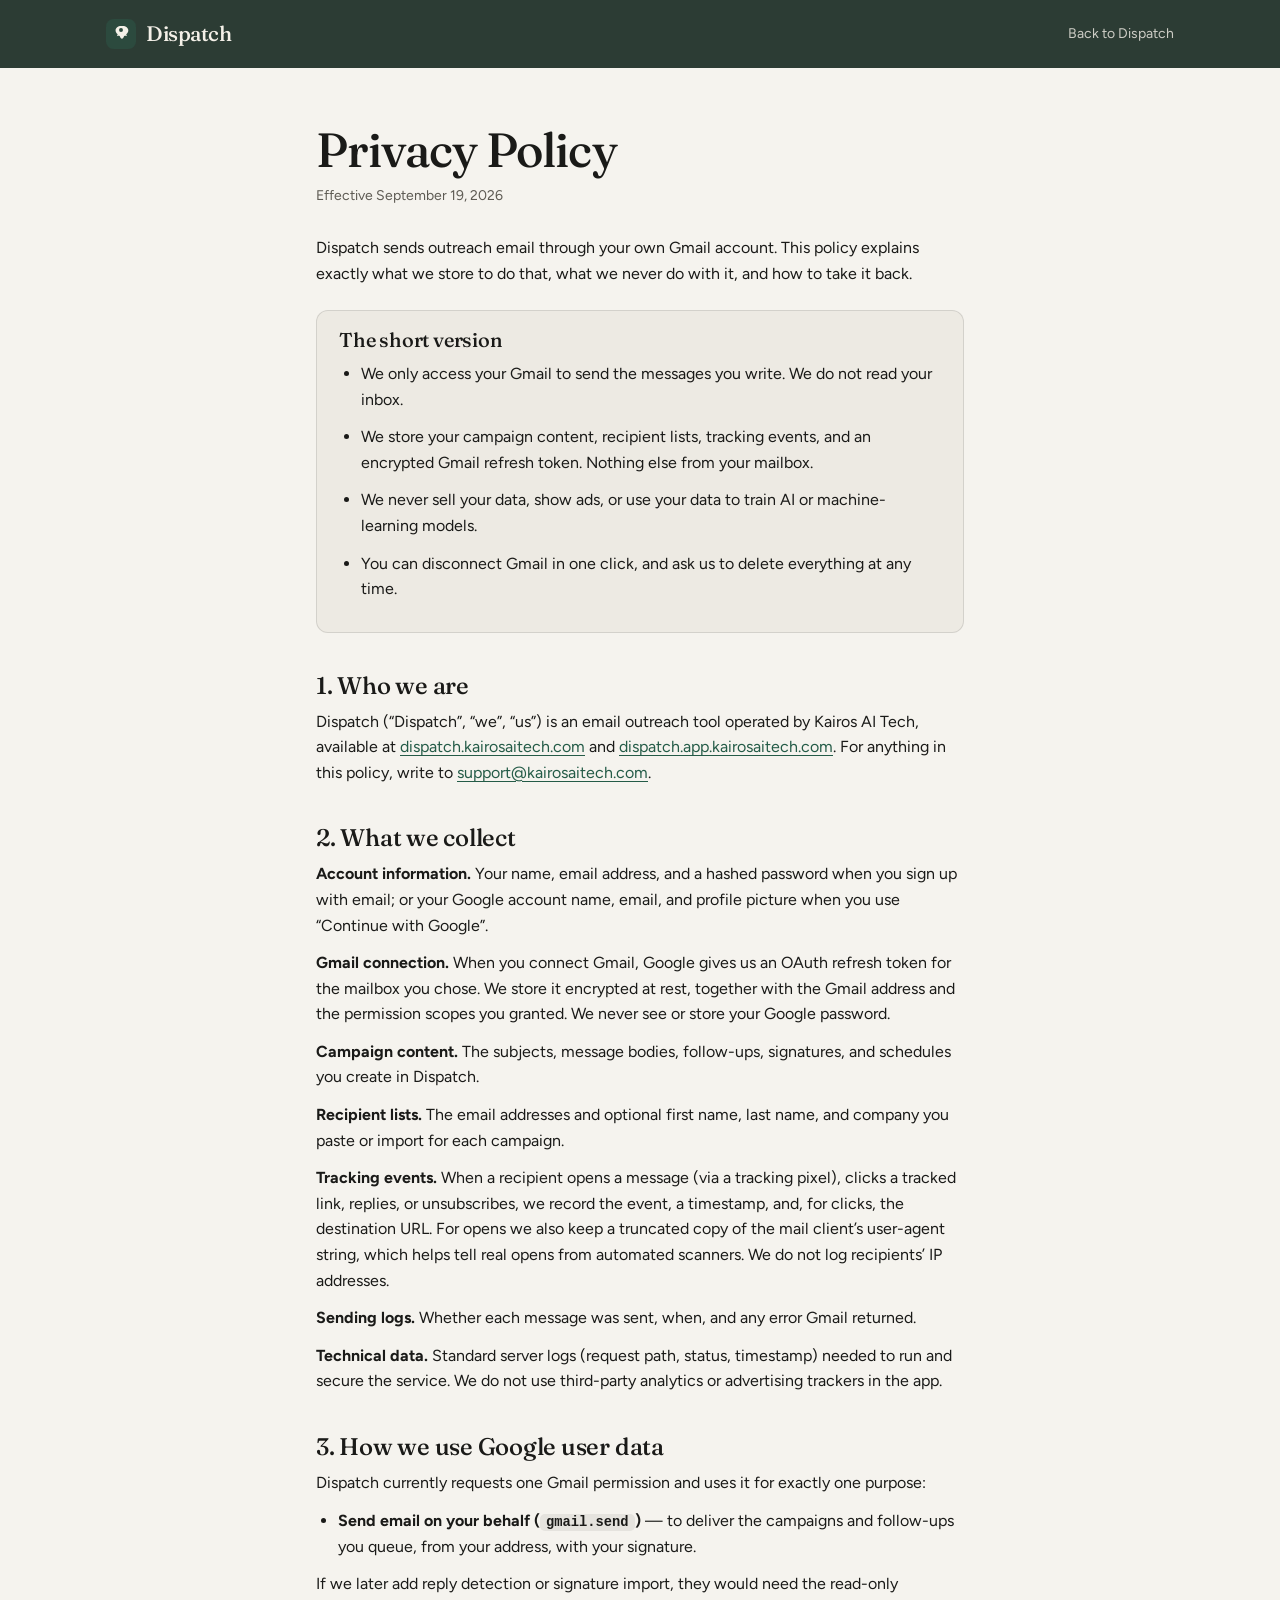
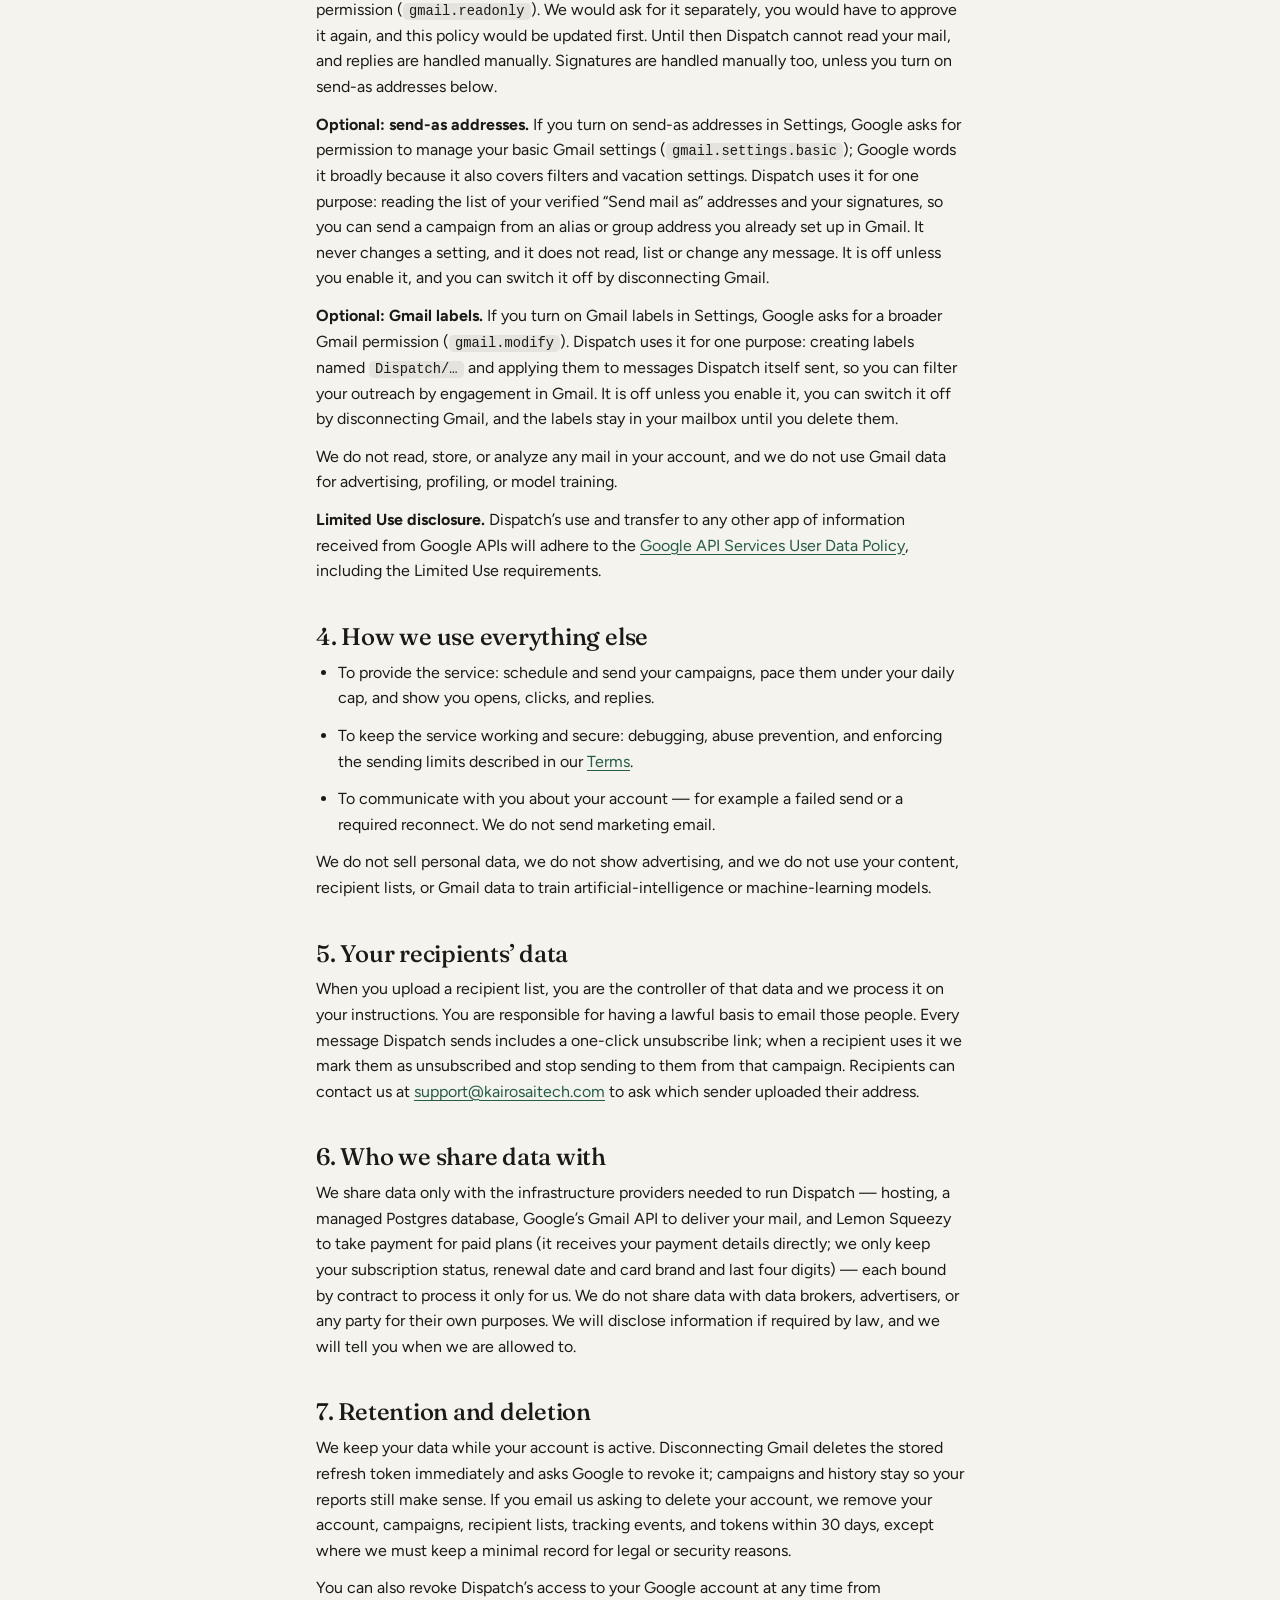
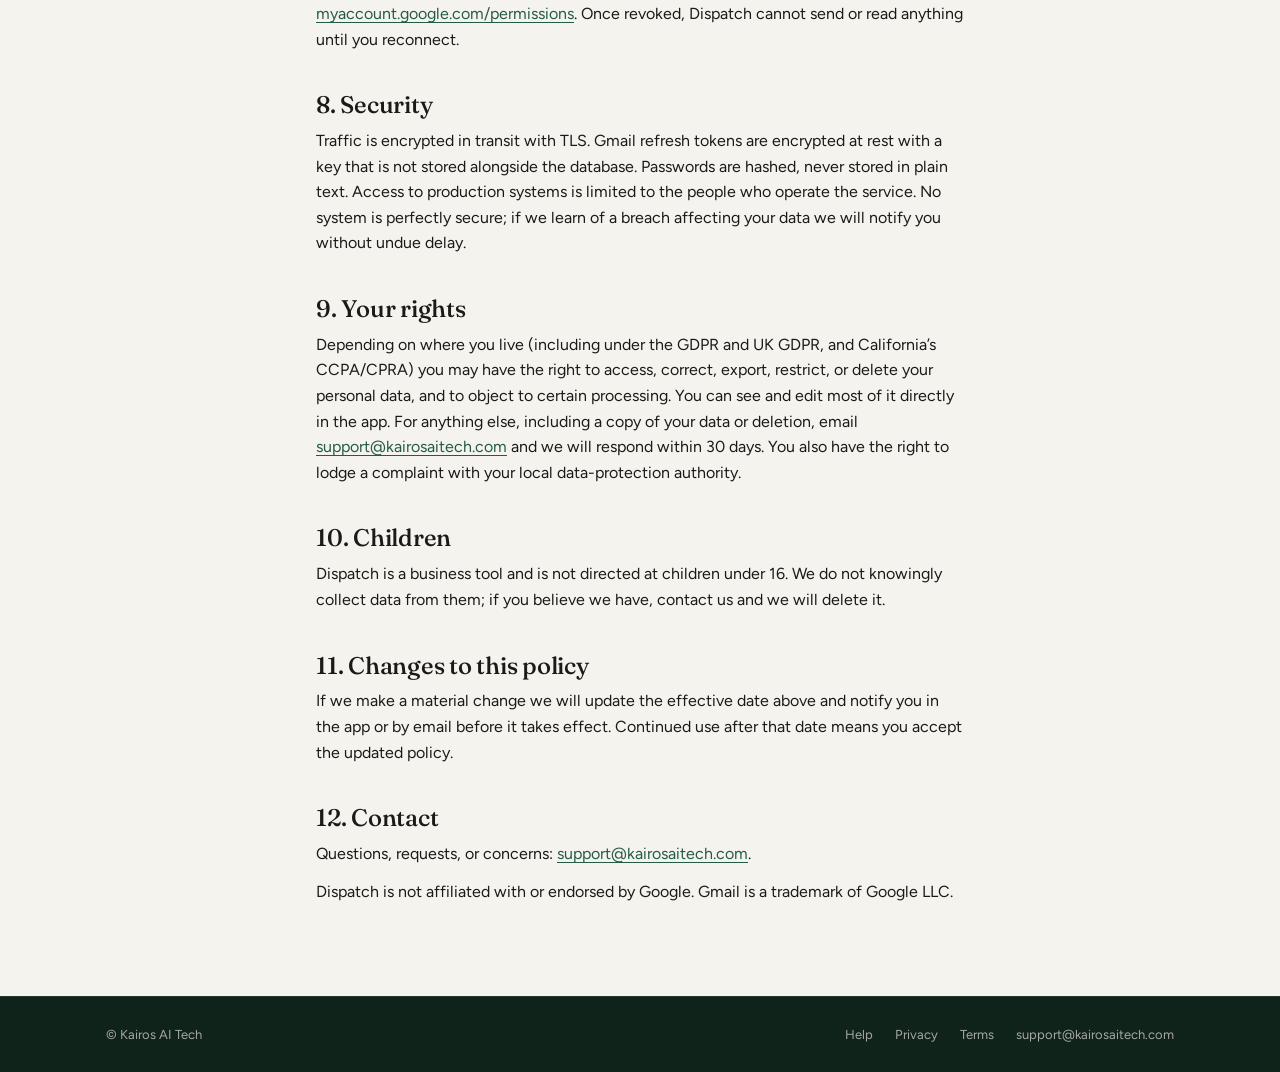
<file: privacy.html>
<!doctype html>
<html lang="en">
<head>
  <meta charset="utf-8">
  <meta name="viewport" content="width=device-width, initial-scale=1">
  <title>Privacy Policy · Dispatch</title>
  <meta name="description" content="How Dispatch handles your data: what we store, how we use Google user data, what we never do, and how to delete it.">
  <meta name="theme-color" content="#10231b">
  <link rel="canonical" href="https://dispatch.kairosaitech.com/privacy">
  <link rel="icon" href="/assets/favicon.svg" type="image/svg+xml">
  <link rel="preconnect" href="https://fonts.googleapis.com">
  <link rel="preconnect" href="https://fonts.gstatic.com" crossorigin>
  <link rel="stylesheet" href="https://fonts.googleapis.com/css2?family=Fraunces:opsz,wght@9..144,400;9..144,500;9..144,600&family=Figtree:wght@400;500;600&display=swap">
  <link rel="stylesheet" href="/styles.css">
  <style>
    .nav { position: static; }
    .nav .back { text-decoration: none; opacity: 0.8; }
    .legal { max-width: 760px; padding-block: 56px 80px; }
    .legal h1 { font-family: var(--display); font-weight: 500; font-size: clamp(34px, 5vw, 48px); letter-spacing: -0.02em; line-height: 1.1; margin-bottom: 8px; }
    .legal .eff { color: var(--muted); font-size: 14px; margin-bottom: 28px; }
    .legal h2 { font-family: var(--display); font-weight: 500; font-size: 24px; letter-spacing: -0.01em; margin: 40px 0 10px; }
    .legal p, .legal li { margin-bottom: 12px; }
    .legal ul { padding-left: 22px; margin-bottom: 12px; }
    .legal a { color: var(--accent); text-underline-offset: 3px; }
    .legal .short { background: var(--paper); border: 1px solid var(--line); border-radius: 12px; padding: 18px 22px; margin: 24px 0; }
    .legal .short h2 { margin-top: 0; font-size: 20px; }
    .legal .short li:last-child { margin-bottom: 0; }
  </style>
</head>
<body>
  <a class="skip" href="#main">Skip to content</a>
  <header class="nav solid">
    <div class="wrap nav-in">
      <a class="brand" href="/" aria-label="Dispatch home">
        <img src="/assets/favicon.svg" alt="" width="30" height="30">
        <span>Dispatch</span>
      </a>
      <div class="nav-cta">
        <a class="back" href="/">Back to Dispatch</a>
      </div>
    </div>
  </header>

  <main id="main" class="wrap legal">
    <h1>Privacy Policy</h1>
    <p class="eff">Effective September 19, 2026</p>
    <p>Dispatch sends outreach email through your own Gmail account. This policy explains exactly what we store to do that, what we never do with it, and how to take it back.</p>

    <div class="short">
      <h2>The short version</h2>
      <ul>
        <li>We only access your Gmail to send the messages you write. We do not read your inbox.</li>
        <li>We store your campaign content, recipient lists, tracking events, and an encrypted Gmail refresh token. Nothing else from your mailbox.</li>
        <li>We never sell your data, show ads, or use your data to train AI or machine-learning models.</li>
        <li>You can disconnect Gmail in one click, and ask us to delete everything at any time.</li>
      </ul>
    </div>

    <h2>1. Who we are</h2>
    <p>Dispatch (“Dispatch”, “we”, “us”) is an email outreach tool operated by Kairos AI Tech, available at <a href="https://dispatch.kairosaitech.com">dispatch.kairosaitech.com</a> and <a href="https://dispatch.app.kairosaitech.com">dispatch.app.kairosaitech.com</a>. For anything in this policy, write to <a href="mailto:support@kairosaitech.com">support@kairosaitech.com</a>.</p>

    <h2>2. What we collect</h2>
    <p><b>Account information.</b> Your name, email address, and a hashed password when you sign up with email; or your Google account name, email, and profile picture when you use “Continue with Google”.</p>
    <p><b>Gmail connection.</b> When you connect Gmail, Google gives us an OAuth refresh token for the mailbox you chose. We store it encrypted at rest, together with the Gmail address and the permission scopes you granted. We never see or store your Google password.</p>
    <p><b>Campaign content.</b> The subjects, message bodies, follow-ups, signatures, and schedules you create in Dispatch.</p>
    <p><b>Recipient lists.</b> The email addresses and optional first name, last name, and company you paste or import for each campaign.</p>
    <p><b>Tracking events.</b> When a recipient opens a message (via a tracking pixel), clicks a tracked link, replies, or unsubscribes, we record the event, a timestamp, and, for clicks, the destination URL. For opens we also keep a truncated copy of the mail client’s user-agent string, which helps tell real opens from automated scanners. We do not log recipients’ IP addresses.</p>
    <p><b>Sending logs.</b> Whether each message was sent, when, and any error Gmail returned.</p>
    <p><b>Technical data.</b> Standard server logs (request path, status, timestamp) needed to run and secure the service. We do not use third-party analytics or advertising trackers in the app.</p>

    <h2>3. How we use Google user data</h2>
    <p>Dispatch currently requests one Gmail permission and uses it for exactly one purpose:</p>
    <ul>
      <li><b>Send email on your behalf (<code>gmail.send</code>)</b> — to deliver the campaigns and follow-ups you queue, from your address, with your signature.</li>
    </ul>
    <p>If we later add reply detection or signature import, they would need the read-only permission (<code>gmail.readonly</code>). We would ask for it separately, you would have to approve it again, and this policy would be updated first. Until then Dispatch cannot read your mail, and replies are handled manually. Signatures are handled manually too, unless you turn on send-as addresses below.</p>
    <p><b>Optional: send-as addresses.</b> If you turn on send-as addresses in Settings, Google asks for permission to manage your basic Gmail settings (<code>gmail.settings.basic</code>); Google words it broadly because it also covers filters and vacation settings. Dispatch uses it for one purpose: reading the list of your verified “Send mail as” addresses and your signatures, so you can send a campaign from an alias or group address you already set up in Gmail. It never changes a setting, and it does not read, list or change any message. It is off unless you enable it, and you can switch it off by disconnecting Gmail.</p>
    <p><b>Optional: Gmail labels.</b> If you turn on Gmail labels in Settings, Google asks for a broader Gmail permission (<code>gmail.modify</code>). Dispatch uses it for one purpose: creating labels named <code>Dispatch/…</code> and applying them to messages Dispatch itself sent, so you can filter your outreach by engagement in Gmail. It is off unless you enable it, you can switch it off by disconnecting Gmail, and the labels stay in your mailbox until you delete them.</p>
    <p>We do not read, store, or analyze any mail in your account, and we do not use Gmail data for advertising, profiling, or model training.</p>
    <p><b>Limited Use disclosure.</b> Dispatch’s use and transfer to any other app of information received from Google APIs will adhere to the <a href="https://developers.google.com/terms/api-services-user-data-policy" rel="noopener">Google API Services User Data Policy</a>, including the Limited Use requirements.</p>

    <h2>4. How we use everything else</h2>
    <ul>
      <li>To provide the service: schedule and send your campaigns, pace them under your daily cap, and show you opens, clicks, and replies.</li>
      <li>To keep the service working and secure: debugging, abuse prevention, and enforcing the sending limits described in our <a href="https://dispatch.app.kairosaitech.com/terms">Terms</a>.</li>
      <li>To communicate with you about your account — for example a failed send or a required reconnect. We do not send marketing email.</li>
    </ul>
    <p>We do not sell personal data, we do not show advertising, and we do not use your content, recipient lists, or Gmail data to train artificial-intelligence or machine-learning models.</p>

    <h2>5. Your recipients’ data</h2>
    <p>When you upload a recipient list, you are the controller of that data and we process it on your instructions. You are responsible for having a lawful basis to email those people. Every message Dispatch sends includes a one-click unsubscribe link; when a recipient uses it we mark them as unsubscribed and stop sending to them from that campaign. Recipients can contact us at <a href="mailto:support@kairosaitech.com">support@kairosaitech.com</a> to ask which sender uploaded their address.</p>

    <h2>6. Who we share data with</h2>
    <p>We share data only with the infrastructure providers needed to run Dispatch — hosting, a managed Postgres database, Google’s Gmail API to deliver your mail, and Lemon Squeezy to take payment for paid plans (it receives your payment details directly; we only keep your subscription status, renewal date and card brand and last four digits) — each bound by contract to process it only for us. We do not share data with data brokers, advertisers, or any party for their own purposes. We will disclose information if required by law, and we will tell you when we are allowed to.</p>

    <h2>7. Retention and deletion</h2>
    <p>We keep your data while your account is active. Disconnecting Gmail deletes the stored refresh token immediately and asks Google to revoke it; campaigns and history stay so your reports still make sense. If you email us asking to delete your account, we remove your account, campaigns, recipient lists, tracking events, and tokens within 30 days, except where we must keep a minimal record for legal or security reasons.</p>
    <p>You can also revoke Dispatch’s access to your Google account at any time from <a href="https://myaccount.google.com/permissions" rel="noopener">myaccount.google.com/permissions</a>. Once revoked, Dispatch cannot send or read anything until you reconnect.</p>

    <h2>8. Security</h2>
    <p>Traffic is encrypted in transit with TLS. Gmail refresh tokens are encrypted at rest with a key that is not stored alongside the database. Passwords are hashed, never stored in plain text. Access to production systems is limited to the people who operate the service. No system is perfectly secure; if we learn of a breach affecting your data we will notify you without undue delay.</p>

    <h2>9. Your rights</h2>
    <p>Depending on where you live (including under the GDPR and UK GDPR, and California’s CCPA/CPRA) you may have the right to access, correct, export, restrict, or delete your personal data, and to object to certain processing. You can see and edit most of it directly in the app. For anything else, including a copy of your data or deletion, email <a href="mailto:support@kairosaitech.com">support@kairosaitech.com</a> and we will respond within 30 days. You also have the right to lodge a complaint with your local data-protection authority.</p>

    <h2>10. Children</h2>
    <p>Dispatch is a business tool and is not directed at children under 16. We do not knowingly collect data from them; if you believe we have, contact us and we will delete it.</p>

    <h2>11. Changes to this policy</h2>
    <p>If we make a material change we will update the effective date above and notify you in the app or by email before it takes effect. Continued use after that date means you accept the updated policy.</p>

    <h2>12. Contact</h2>
    <p>Questions, requests, or concerns: <a href="mailto:support@kairosaitech.com">support@kairosaitech.com</a>.</p>
    <p>Dispatch is not affiliated with or endorsed by Google. Gmail is a trademark of Google LLC.</p>
  </main>

  <footer class="foot">
    <div class="wrap foot-in">
      <span>© Kairos AI Tech</span>
      <nav aria-label="Footer">
        <a href="https://dispatch.app.kairosaitech.com/help">Help</a>
        <a href="/privacy">Privacy</a>
        <a href="https://dispatch.app.kairosaitech.com/terms">Terms</a>
        <a href="mailto:support@kairosaitech.com">support@kairosaitech.com</a>
      </nav>
    </div>
  </footer>
</body>
</html>
</file>
<file: styles.css>
:root {
  --forest: #10231b;
  --forest-2: #17332a;
  --accent: #245b47;
  --accent-hover: #1d4c3b;
  --cream: #f4f0e8;
  --bg: #f5f3ee;
  --paper: #edeae3;
  --ink: #1a1a18;
  --muted: #5d5a53;
  --amber: #e8b060;
  --line: color-mix(in oklab, #1a1a18 12%, transparent);
  --display: "Fraunces", ui-serif, Georgia, serif;
  --sans: "Figtree", ui-sans-serif, system-ui, sans-serif;
  --ease: cubic-bezier(0.22, 1, 0.36, 1);
  --gutter: clamp(20px, 5vw, 56px);
}

* { box-sizing: border-box; margin: 0; }
html { scroll-behavior: smooth; }
body {
  font-family: var(--sans);
  background: var(--bg);
  color: var(--ink);
  line-height: 1.6;
  -webkit-font-smoothing: antialiased;
}
img { display: block; max-width: 100%; height: auto; }
a { color: inherit; }
code { font-family: ui-monospace, "SF Mono", Menlo, monospace; font-size: 0.86em; background: color-mix(in oklab, var(--ink) 7%, transparent); padding: 1px 6px; border-radius: 5px; }
.wrap { width: 100%; max-width: 1180px; margin-inline: auto; padding-inline: var(--gutter); }
.skip { position: absolute; left: -999px; top: 8px; background: var(--cream); color: var(--ink); padding: 8px 14px; border-radius: 8px; z-index: 99; }
.skip:focus { left: 12px; }
:focus-visible { outline: 2px solid var(--amber); outline-offset: 3px; border-radius: 6px; }

h1, h2, h3 { font-family: var(--display); font-weight: 500; letter-spacing: -0.025em; line-height: 1.08; }
h2 { font-size: clamp(30px, 4.2vw, 50px); text-wrap: balance; }
h3 { font-size: 21px; letter-spacing: -0.015em; }
.eyebrow { font-size: 12px; font-weight: 600; letter-spacing: 0.16em; text-transform: uppercase; color: color-mix(in oklab, var(--cream) 70%, transparent); margin-bottom: 18px; }
.eyebrow.dark { color: var(--accent); }

.btn { display: inline-flex; align-items: center; justify-content: center; height: 40px; padding: 0 18px; border-radius: 999px; font-size: 14px; font-weight: 600; text-decoration: none; border: 1px solid transparent; transition: transform 0.25s var(--ease), background 0.25s, border-color 0.25s; }
.btn:active { transform: scale(0.97); }
.btn-lg { height: 52px; padding: 0 28px; font-size: 16px; }
.btn-light { background: var(--cream); color: var(--forest); }
.btn-light:hover { background: #fff; }
.btn-ghost { color: var(--cream); border-color: color-mix(in oklab, var(--cream) 35%, transparent); }
.btn-ghost:hover { border-color: var(--cream); background: color-mix(in oklab, var(--cream) 10%, transparent); }
.btn-dark { background: var(--accent); color: var(--cream); }
.btn-dark:hover { background: var(--accent-hover); }
.btn-outline { border-color: var(--line); }
.btn-outline:hover { border-color: var(--ink); }

.nav { position: fixed; inset: 0 0 auto 0; z-index: 20; color: var(--cream); transition: background 0.3s, backdrop-filter 0.3s; }
.nav.solid { background: color-mix(in oklab, var(--forest) 88%, transparent); backdrop-filter: blur(14px); }
.nav-in { display: flex; align-items: center; justify-content: space-between; height: 68px; gap: 24px; }
.brand { display: flex; align-items: center; gap: 10px; text-decoration: none; font-family: var(--display); font-size: 21px; font-weight: 500; letter-spacing: -0.02em; }
.nav nav { display: flex; gap: 28px; font-size: 14px; }
.nav nav a, .nav .link { text-decoration: none; opacity: 0.8; transition: opacity 0.2s; }
.nav nav a:hover, .nav .link:hover { opacity: 1; }
.nav-cta { display: flex; align-items: center; gap: 20px; font-size: 14px; }

.hero { position: relative; min-height: 100svh; display: flex; align-items: center; background: radial-gradient(120% 90% at 70% 45%, var(--forest-2), var(--forest) 70%); color: var(--cream); overflow: hidden; isolation: isolate; }
.hero::after { content: ""; position: absolute; inset: 0; z-index: -1; opacity: 0.07; mix-blend-mode: overlay; pointer-events: none; background-image: url("data:image/svg+xml,%3Csvg xmlns='http://www.w3.org/2000/svg' width='160' height='160'%3E%3Cfilter id='n'%3E%3CfeTurbulence type='fractalNoise' baseFrequency='.9' numOctaves='2' stitchTiles='stitch'/%3E%3C/filter%3E%3Crect width='100%25' height='100%25' filter='url(%23n)'/%3E%3C/svg%3E"); }
#hero-canvas { position: absolute; inset: 0; width: 100%; height: 100%; z-index: -2; }
.hero-shade { position: absolute; inset: 0; z-index: -1; background: linear-gradient(90deg, color-mix(in oklab, var(--forest) 92%, transparent) 0%, color-mix(in oklab, var(--forest) 70%, transparent) 34%, transparent 62%), linear-gradient(0deg, var(--forest) 0%, transparent 22%); }
.hero-in { padding-block: 130px 110px; }
.hero h1 { font-size: clamp(44px, 7.2vw, 96px); max-width: 11.5em; text-wrap: balance; letter-spacing: -0.035em; }
.hero h1 em { font-style: italic; color: var(--amber); font-weight: 400; }
.lede { margin-top: 26px; max-width: 34em; font-size: clamp(17px, 1.5vw, 20px); color: color-mix(in oklab, var(--cream) 82%, transparent); }
.cta { margin-top: 36px; display: flex; flex-wrap: wrap; gap: 12px; }
.fine { margin-top: 18px; font-size: 13px; color: color-mix(in oklab, var(--cream) 62%, transparent); }

.legend { position: absolute; right: var(--gutter); bottom: 28px; display: flex; gap: 28px; font-size: 12px; color: color-mix(in oklab, var(--cream) 65%, transparent); }
.legend div { display: flex; flex-direction: column; gap: 2px; }
.legend dt { display: flex; align-items: center; gap: 8px; letter-spacing: 0.1em; text-transform: uppercase; font-size: 11px; }
.legend dd { font-family: var(--display); font-size: 28px; color: var(--cream); font-variant-numeric: tabular-nums; }
.legend i { width: 8px; height: 8px; border-radius: 50%; display: inline-block; }
.k-sent { background: var(--cream); }
.k-open { border: 1.5px solid var(--cream); }
.k-reply { border: 1.5px solid var(--amber); }

section { padding-block: clamp(72px, 11vw, 140px); }
.how-grid { display: grid; grid-template-columns: 1fr 1.1fr; gap: clamp(32px, 7vw, 100px); align-items: start; }
.how-head { position: sticky; top: 110px; }
.how-head p:not(.eyebrow) { margin-top: 20px; color: var(--muted); max-width: 30em; }
.steps { list-style: none; padding: 0; position: relative; }
.steps::before { content: ""; position: absolute; left: 19px; top: 20px; bottom: 20px; width: 1px; background: var(--line); }
.steps li { position: relative; display: grid; grid-template-columns: 40px 1fr; gap: 24px; padding-block: 22px; }
.steps li + li { margin-top: 10px; }
.step-n { position: relative; z-index: 1; width: 40px; height: 40px; border-radius: 50%; display: grid; place-items: center; background: var(--bg); border: 1px solid var(--accent); color: var(--accent); font-family: var(--display); font-size: 17px; }
.steps h3 { margin-bottom: 6px; }
.steps p { color: var(--muted); max-width: 32em; }

.show { background: var(--paper); display: grid; gap: clamp(72px, 10vw, 130px); }
.show-row { display: grid; grid-template-columns: 0.8fr 1.2fr; gap: clamp(32px, 6vw, 80px); align-items: center; }
.show-row.flip { grid-template-columns: 1.2fr 0.8fr; }
.show-row.flip .show-copy { order: 2; }
.show-copy h2 { font-size: clamp(28px, 3.4vw, 42px); }
.show-copy > p:not(.eyebrow) { margin-top: 18px; color: var(--muted); }
.ticks { list-style: none; padding: 0; margin-top: 22px; display: grid; gap: 10px; font-size: 15px; }
.ticks li { padding-left: 24px; position: relative; }
.ticks li::before { content: ""; position: absolute; left: 0; top: 0.62em; width: 12px; height: 1px; background: var(--accent); }
.frame { border-radius: 14px; overflow: hidden; background: #fff; box-shadow: 0 0 0 1px var(--line), 0 30px 60px -30px rgba(16, 35, 27, 0.35), 0 8px 16px -8px rgba(16, 35, 27, 0.15); transform: perspective(1600px) rotateY(-3deg); transition: transform 0.7s var(--ease); }
.flip .frame { transform: perspective(1600px) rotateY(3deg); }
.frame:hover { transform: none; }

.auto { background: var(--forest); color: var(--cream); }
.auto-grid { display: grid; grid-template-columns: 1fr 1.05fr; gap: clamp(32px, 6vw, 80px); align-items: center; }
.auto h2 { margin-bottom: 22px; }
.auto p:not(.eyebrow) { color: color-mix(in oklab, var(--cream) 78%, transparent); margin-top: 14px; max-width: 32em; }
.code { background: #0a1712; border: 1px solid color-mix(in oklab, var(--cream) 12%, transparent); border-radius: 14px; padding: clamp(18px, 3vw, 30px); overflow-x: auto; }
.code pre { font: 13px/1.75 ui-monospace, "SF Mono", Menlo, monospace; color: var(--cream); white-space: pre; }
.c-dim { color: color-mix(in oklab, var(--cream) 50%, transparent); }
.c-amber { color: var(--amber); }

.safe-grid { display: grid; grid-template-columns: 0.9fr 1.1fr; gap: clamp(32px, 6vw, 90px); }
.ledger { list-style: none; padding: 0; border-top: 1px solid var(--line); }
.ledger li { display: grid; grid-template-columns: 11em 1fr; gap: 24px; padding-block: 24px; border-bottom: 1px solid var(--line); }
.ledger b { font-family: var(--display); font-weight: 500; font-size: 19px; letter-spacing: -0.01em; }
.ledger span { color: var(--muted); }

.pricing { background: var(--paper); }
.price-head { margin-bottom: 44px; max-width: 18em; }
.plans { display: grid; grid-template-columns: 1fr 1.25fr; gap: 20px; max-width: 880px; }
.plan { padding: 32px; border-radius: 18px; border: 1px solid var(--line); background: var(--bg); display: flex; flex-direction: column; gap: 18px; }
.plan.pro { background: var(--forest); color: var(--cream); border-color: transparent; }
.price { font-size: 15px; }
.price span { font-family: var(--display); font-size: 52px; letter-spacing: -0.03em; line-height: 1; }
.price small { display: block; margin-top: 6px; font-size: 13px; opacity: 0.7; }
.plan ul { list-style: none; padding: 0; display: grid; gap: 8px; flex: 1; font-size: 15px; }
.plan li::before { content: "—"; margin-right: 10px; opacity: 0.5; }
.plan .btn { align-self: flex-start; }
.plan.pro .btn-dark { background: var(--cream); color: var(--forest); }

.final { background: radial-gradient(90% 120% at 20% 100%, var(--forest-2), var(--forest)); color: var(--cream); }
.final .wrap { display: flex; flex-wrap: wrap; align-items: center; justify-content: space-between; gap: 32px; }
.final h2 { max-width: 14em; font-size: clamp(32px, 5vw, 60px); }

.foot { background: var(--forest); color: color-mix(in oklab, var(--cream) 65%, transparent); font-size: 13px; padding-block: 28px; border-top: 1px solid color-mix(in oklab, var(--cream) 10%, transparent); }
.foot-in { display: flex; flex-wrap: wrap; justify-content: space-between; gap: 16px; }
.foot nav { display: flex; flex-wrap: wrap; gap: 22px; }
.foot .foot-nav { flex-basis: 100%; gap: 8px 18px; }
.foot a { text-decoration: none; }
.foot a:hover { color: var(--cream); }

.js .reveal { opacity: 0; transform: translateY(22px); transition: opacity 0.8s var(--ease) var(--d, 0ms), transform 0.8s var(--ease) var(--d, 0ms); }
.js .reveal.in { opacity: 1; transform: none; }

@media (max-width: 860px) {
  .nav nav { display: none; }
  .nav .link { display: none; }
  .hero-in { padding-block: 120px 150px; }
  .hero-shade { background: linear-gradient(180deg, color-mix(in oklab, var(--forest) 85%, transparent) 0%, color-mix(in oklab, var(--forest) 70%, transparent) 55%, transparent 75%); }
  .legend { left: var(--gutter); right: auto; bottom: 20px; }
  .how-grid, .show-row, .show-row.flip, .auto-grid, .safe-grid, .plans { grid-template-columns: 1fr; }
  .how-head { position: static; }
  .show-row.flip .show-copy { order: 0; }
  .frame, .flip .frame { transform: none; }
  .ledger li { grid-template-columns: 1fr; gap: 6px; }
}

@media (prefers-reduced-motion: reduce) {
  html { scroll-behavior: auto; }
  .js .reveal { opacity: 1; transform: none; transition: none; }
  .frame, .flip .frame { transform: none; transition: none; }
}

.price i { font-style: normal; }
.lang { appearance: none; background: transparent; color: var(--cream); border: 1px solid color-mix(in oklab, var(--cream) 30%, transparent); border-radius: 999px; height: 34px; padding: 0 28px 0 14px; font: inherit; font-size: 13px; cursor: pointer; background-image: url("data:image/svg+xml,%3Csvg xmlns='http://www.w3.org/2000/svg' width='10' height='6' fill='none' stroke='%23f4f0e8' stroke-width='1.5'%3E%3Cpath d='M1 1l4 4 4-4'/%3E%3C/svg%3E"); background-repeat: no-repeat; background-position: right 11px center; }
.lang:hover { border-color: var(--cream); }
.lang option { color: var(--ink); background: var(--cream); }

:lang(zh-TW) { --display: "Fraunces", "Noto Serif TC", "PingFang TC", "Songti TC", serif; --sans: "Figtree", "Noto Sans TC", "PingFang TC", "Microsoft JhengHei", sans-serif; }
:lang(ja) { --display: "Fraunces", "Noto Serif JP", "Hiragino Mincho ProN", "Yu Mincho", serif; --sans: "Figtree", "Noto Sans JP", "Hiragino Sans", "Yu Gothic", sans-serif; }
:lang(ko) { --display: "Fraunces", "Noto Serif KR", "AppleMyungjo", serif; --sans: "Figtree", "Noto Sans KR", "Apple SD Gothic Neo", "Malgun Gothic", sans-serif; }
:lang(zh-TW) h1, :lang(zh-TW) h2, :lang(zh-TW) h3,
:lang(ja) h1, :lang(ja) h2, :lang(ja) h3,
:lang(ko) h1, :lang(ko) h2, :lang(ko) h3 { letter-spacing: 0; line-height: 1.22; }
:lang(zh-TW) .hero h1, :lang(ja) .hero h1, :lang(ko) .hero h1 { font-size: clamp(38px, 6vw, 80px); line-height: 1.18; max-width: 14em; }
:lang(zh-TW) .hero h1 em, :lang(ja) .hero h1 em, :lang(ko) .hero h1 em { font-style: normal; font-weight: 500; }
:lang(zh-TW) .eyebrow, :lang(ja) .eyebrow, :lang(ko) .eyebrow { letter-spacing: 0.08em; }
:lang(zh-TW) body, :lang(ja) body, :lang(ko) body { line-height: 1.75; }
:lang(ko) body { word-break: keep-all; }
:lang(es) .ledger li { grid-template-columns: 13em 1fr; }

@media (max-width: 860px) {
  .lang { height: 32px; font-size: 12px; padding-left: 10px; }
  .nav-cta { gap: 10px; }
  :lang(es) .ledger li { grid-template-columns: 1fr; }
}
:lang(zh-TW) .eyebrow, :lang(ja) .eyebrow, :lang(ko) .eyebrow { text-transform: none; }
:lang(zh-TW) .hero h1, :lang(ja) .hero h1, :lang(ko) .hero h1 { font-size: clamp(34px, 5.2vw, 68px); }

.sr-only { position: absolute; width: 1px; height: 1px; overflow: hidden; clip: rect(0 0 0 0); white-space: nowrap; }

.compare { background: var(--bg); }
.cmp-head { max-width: 40em; margin-bottom: 40px; }
.cmp-head p:not(.eyebrow) { margin-top: 18px; color: var(--muted); }
.tbl { overflow-x: auto; border-radius: 14px; box-shadow: 0 0 0 1px var(--line); background: #fff; }
.tbl table { width: 100%; min-width: 960px; border-collapse: collapse; font-size: 14px; line-height: 1.5; }
.tbl th, .tbl td { padding: 14px 16px; text-align: left; vertical-align: top; border-bottom: 1px solid var(--line); }
.tbl tbody tr:last-child th, .tbl tbody tr:last-child td { border-bottom: 0; }
.tbl thead th { font-family: var(--display); font-weight: 500; font-size: 17px; letter-spacing: -0.01em; vertical-align: bottom; white-space: nowrap; }
.tbl thead a { text-decoration: underline; text-decoration-color: var(--line); text-underline-offset: 4px; }
.tbl thead a:hover { text-decoration-color: currentColor; }
.tbl tbody th { font-weight: 600; font-size: 13px; color: var(--muted); width: 13%; }
.tbl .us { background: color-mix(in oklab, var(--accent) 9%, #fff); }
.tbl thead .us { color: var(--accent); }
.tbl td small { color: var(--muted); font-size: 12px; }
.tbl th:first-child, .tbl td:first-child { position: sticky; left: 0; background: #fff; z-index: 1; }
.cmp-note { margin-top: 16px; font-size: 13px; color: var(--muted); max-width: 52em; }
.fit { margin-top: clamp(48px, 7vw, 88px); display: grid; grid-template-columns: 0.9fr 1.1fr; gap: clamp(24px, 6vw, 80px); align-items: start; }
.fit h3 { font-size: clamp(26px, 3vw, 36px); position: sticky; top: 100px; }
.fit .ledger li { grid-template-columns: 10em 1fr; }

.faq { background: var(--paper); }
.faq-grid { display: grid; grid-template-columns: 0.9fr 1.1fr; gap: clamp(32px, 6vw, 90px); }
.faq-list { border-top: 1px solid var(--line); }
.faq details { border-bottom: 1px solid var(--line); }
.faq summary { list-style: none; cursor: pointer; padding: 22px 36px 22px 0; position: relative; font-family: var(--display); font-size: 20px; letter-spacing: -0.01em; line-height: 1.3; }
.faq summary::-webkit-details-marker { display: none; }
.faq summary::after { content: "+"; position: absolute; right: 4px; top: 50%; transform: translateY(-50%); font-size: 22px; color: var(--accent); transition: transform 0.3s var(--ease); }
.faq details[open] summary::after { transform: translateY(-50%) rotate(45deg); }
.faq details p { padding: 0 36px 24px 0; color: var(--muted); max-width: 42em; }

@media (max-width: 860px) {
  .fit, .faq-grid { grid-template-columns: 1fr; }
  .fit h3 { position: static; }
  .fit .ledger li { grid-template-columns: 1fr; }
  .nav nav { display: none; }
}

@keyframes rise { from { opacity: 0; transform: translateY(24px); } to { opacity: 1; transform: none; } }
@keyframes blip { 0%, 10% { background: var(--accent); transform: scale(1.3); } 24%, 100% { background: transparent; transform: scale(1); } }
@keyframes drift { from { transform: scale(1.02) translate3d(0, 0, 0); } to { transform: scale(1.12) translate3d(-2%, -1%, 0); } }

.hero-in > * { animation: rise 1s var(--ease) both; }
.hero-in > :nth-child(1) { animation-delay: 0.1s; }
.hero-in > :nth-child(2) { animation-delay: 0.22s; }
.hero-in > :nth-child(3) { animation-delay: 0.38s; }
.hero-in > :nth-child(4) { animation-delay: 0.5s; }
.hero-in > :nth-child(5) { animation-delay: 0.62s; }
.legend { animation: rise 1s var(--ease) 0.9s both; }

.photo { margin: 28px 0 0; overflow: hidden; border-radius: 14px; background: var(--paper); box-shadow: 0 0 0 1px var(--line); }
.photo img { width: 100%; height: 100%; object-fit: cover; transform: scale(1.14) translateY(var(--py, 0px)); will-change: transform; }
.photo-tall { aspect-ratio: 5 / 4; max-width: 440px; }
.photo-tall img { object-position: 70% center; }
.photo-wide { aspect-ratio: 4 / 3; max-width: 520px; }
.js .photo { clip-path: inset(0 0 100% 0 round 14px); transition: clip-path 1.3s var(--ease) 0.15s; }
.js .reveal.in .photo { clip-path: inset(0 round 14px); }
.safe-head h2 { max-width: 12em; }

.pace { display: flex; gap: 8px; margin-top: 16px; }
.pace i { width: 10px; height: 10px; border-radius: 50%; border: 1.5px solid var(--accent); animation: blip 4.8s infinite; animation-delay: calc(var(--i) * 0.6s); }

.steps::after { content: ""; position: absolute; left: 19px; top: 20px; bottom: 20px; width: 1px; background: var(--accent); transform-origin: top; transform: scaleY(var(--p, 0)); }
.step-n { transition: background 0.5s var(--ease), color 0.5s var(--ease); }
.steps li.on .step-n { background: var(--accent); color: var(--cream); }

.flow { display: block; width: 100%; height: auto; margin-top: clamp(40px, 6vw, 72px); overflow: visible; }
.flow-lines { stroke: color-mix(in oklab, var(--cream) 24%, transparent); fill: none; }
.flow-src rect { fill: transparent; stroke: color-mix(in oklab, var(--cream) 38%, transparent); }
.flow-src text { fill: var(--cream); font-family: var(--sans); }
.flow-hub rect { fill: var(--forest-2); stroke: var(--amber); stroke-width: 1.2; }
.flow-hub.gm rect { stroke: color-mix(in oklab, var(--cream) 60%, transparent); }
.flow-name { fill: var(--cream); font-family: var(--display); }
.flow-sub { fill: var(--amber); font-family: var(--sans); letter-spacing: 0.1em; text-transform: uppercase; }
.flow-dots circle { fill: var(--cream); opacity: 0.85; }
.in-pulse circle { fill: var(--cream); }
.out-pulse circle { fill: var(--amber); }
.pulse { filter: drop-shadow(0 0 5px rgba(232, 176, 96, 0.75)); }

.final { position: relative; overflow: hidden; isolation: isolate; }
.final::before { content: ""; position: absolute; inset: -4%; z-index: -2; background: url("assets/photo-stamps.jpg") center / cover; animation: drift 28s ease-in-out infinite alternate; }
.final::after { content: ""; position: absolute; inset: 0; z-index: -1; background: linear-gradient(90deg, color-mix(in oklab, var(--forest) 95%, transparent) 0%, color-mix(in oklab, var(--forest) 72%, transparent) 100%); }

.credits { font-size: 12px; }
.credits a { text-decoration: underline; text-underline-offset: 3px; }

@media (max-width: 860px) {
  .photo-tall { max-width: 100%; }
  .photo-wide { max-width: 100%; }
}

@media (prefers-reduced-motion: reduce) {
  .hero-in > *, .legend { animation: none; }
  .pace i { animation: none; }
  .js .photo { clip-path: none; transition: none; }
  .photo img { transform: none; }
  .final::before { animation: none; }
}

:lang(zh-TW) .ledger li, :lang(ja) .ledger li, :lang(ko) .ledger li { grid-template-columns: 14em 1fr; }
:lang(ja) h1, :lang(ja) h2, :lang(ja) h3, :lang(ja) .ledger b, :lang(zh-TW) h2, :lang(zh-TW) .ledger b { word-break: auto-phrase; }
@media (max-width: 860px) {
  :lang(zh-TW) .ledger li, :lang(ja) .ledger li, :lang(ko) .ledger li { grid-template-columns: 1fr; }
}

.flow-scroll, .code { overflow-x: auto; scrollbar-width: thin; scrollbar-color: color-mix(in oklab, var(--cream) 30%, transparent) transparent; }
@media (max-width: 700px) { .flow { min-width: 640px; } }
</file>
